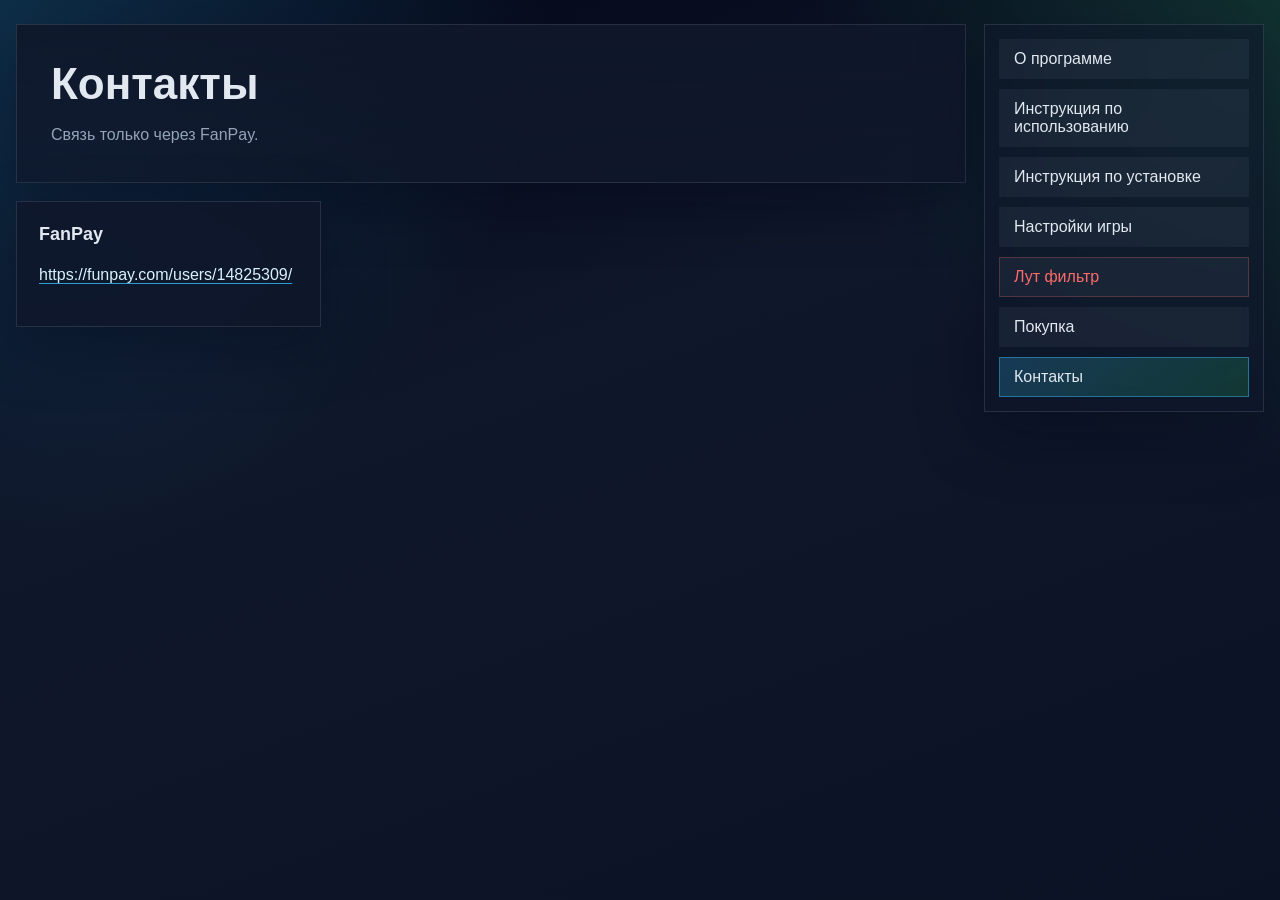
<file: contacts.html>
<!doctype html>
<html lang="ru">
<head>
  <meta charset="UTF-8" />
  <meta name="viewport" content="width=device-width, initial-scale=1.0" />
  <title>Контакты</title>
  <link rel="stylesheet" href="styles.css" />
</head>
<body>
  <div class="page">
    <div class="container shell">
      <main class="main">
        <section class="hero">
          <h2>Контакты</h2>
          <p>Связь только через FanPay.</p>
        </section>

        <section class="grid">
          <article class="card">
            <h3>FanPay</h3>
            <p>
              <a href="https://funpay.com/users/14825309/" target="_blank" rel="noopener noreferrer">
                https://funpay.com/users/14825309/
              </a>
            </p>
          </article>
        </section>
      </main>

      <aside class="sidebar">
        <nav class="nav">
          <a data-page href="index.html">О программе</a>
          <a data-page href="usage.html">Инструкция по использованию</a>
          <a data-page href="install.html">Инструкция по установке</a>
          <a data-page href="game-settings.html">Настройки игры</a>
          <a data-page href="loot-filter.html" class="nav-red">Лут фильтр</a>
          <a data-page href="purchase.html">Покупка</a>
          <a data-page href="contacts.html">Контакты</a>
        </nav>
      </aside>
    </div>
  </div>

  <script src="script.js"></script>
</body>
</html>
</file>
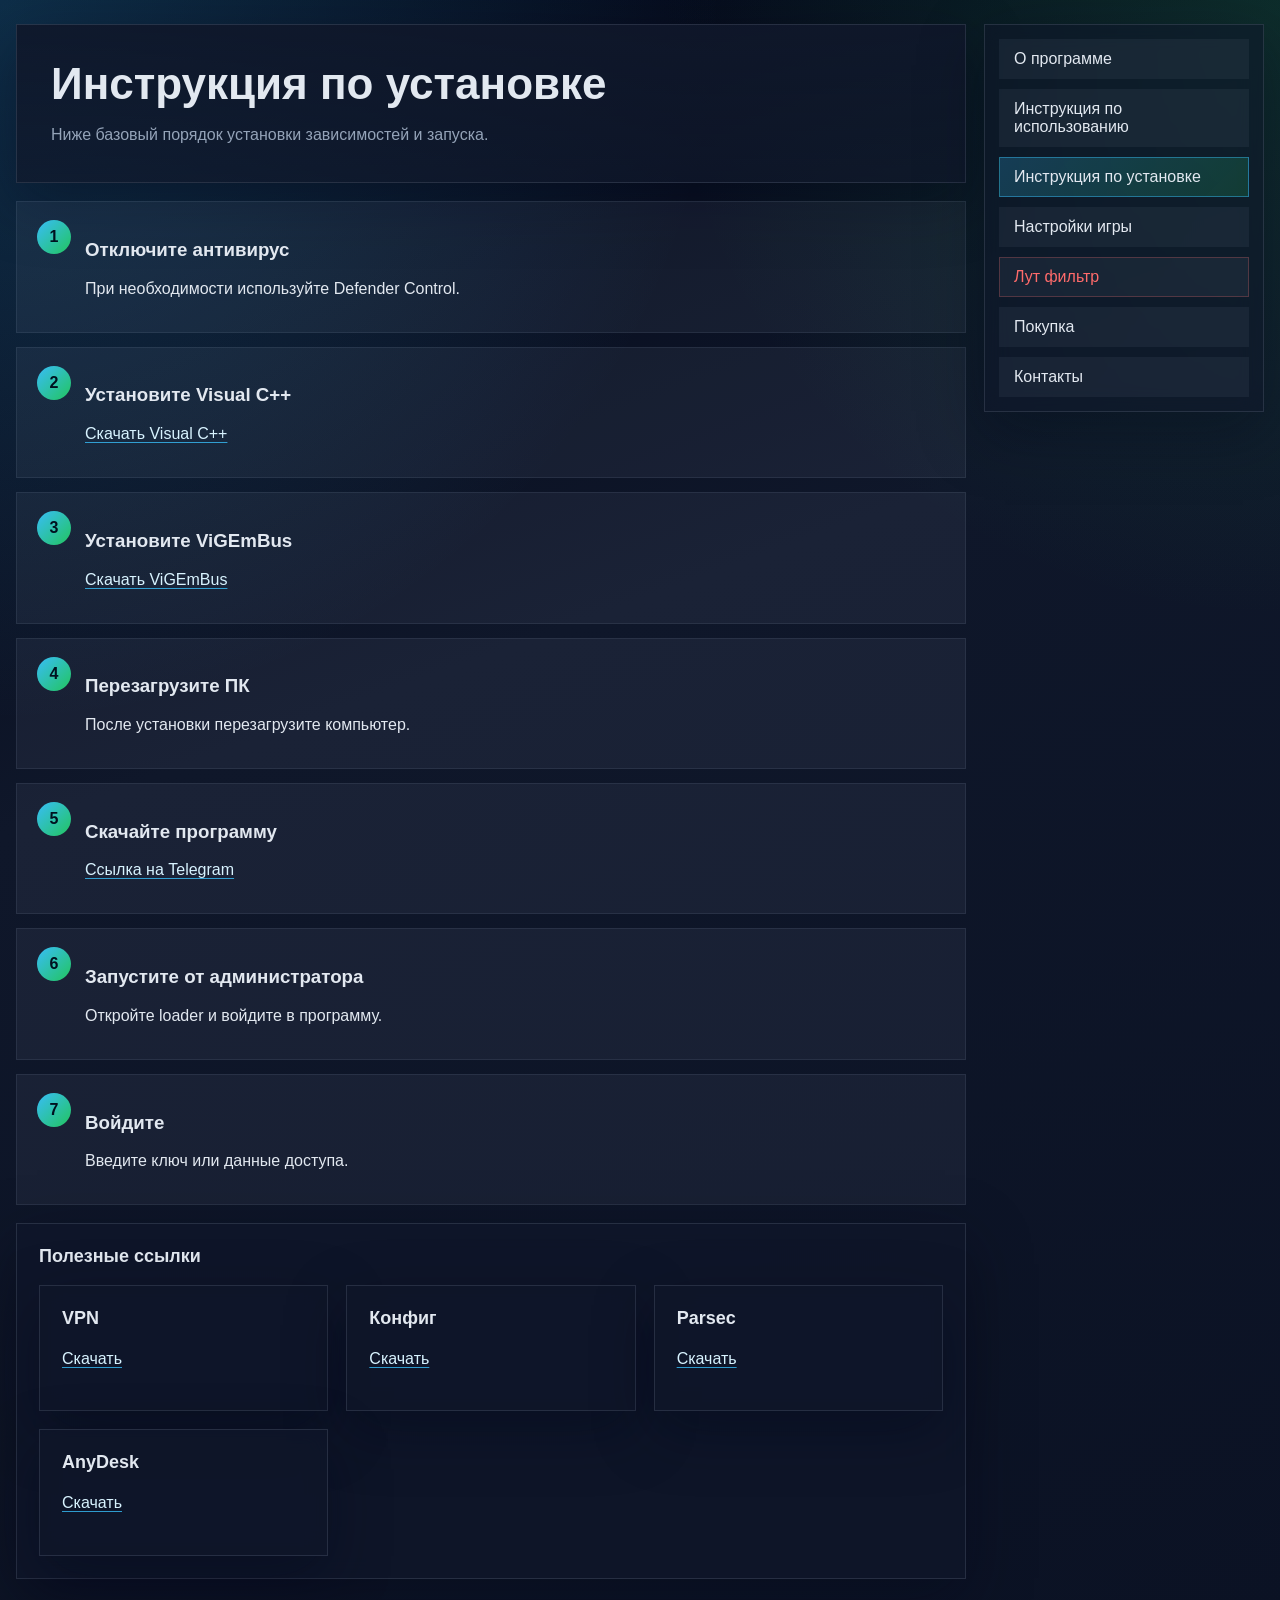
<file: install.html>
<!doctype html>
<html lang="ru">
<head>
  <meta charset="UTF-8" />
  <meta name="viewport" content="width=device-width, initial-scale=1.0" />
  <title>Инструкция по установке</title>
  <link rel="stylesheet" href="styles.css" />
</head>
<body>
  <div class="page">
    <div class="container shell">
      <main class="main">
        <section class="hero">
          <h2>Инструкция по установке</h2>
          <p>Ниже базовый порядок установки зависимостей и запуска.</p>
        </section>

        <section class="steps">
          <div class="step"><div class="badge">1</div><div><h3>Отключите антивирус</h3><p>При необходимости используйте Defender Control.</p></div></div>
          <div class="step"><div class="badge">2</div><div><h3>Установите Visual C++</h3><p><a href="https://aka.ms/vs/17/release/vc_redist.x64.exe" target="_blank" rel="noopener noreferrer">Скачать Visual C++</a></p></div></div>
          <div class="step"><div class="badge">3</div><div><h3>Установите ViGEmBus</h3><p><a href="https://lf-cloud.ru/uploads/ViGEmBus_1.22.0_x64_x86_arm64_2340.zip" target="_blank" rel="noopener noreferrer">Скачать ViGEmBus</a></p></div></div>
          <div class="step"><div class="badge">4</div><div><h3>Перезагрузите ПК</h3><p>После установки перезагрузите компьютер.</p></div></div>
          <div class="step"><div class="badge">5</div><div><h3>Скачайте программу</h3><p><a href="https://t.me/shadowsyncc" target="_blank" rel="noopener noreferrer">Ссылка на Telegram</a></p></div></div>
          <div class="step"><div class="badge">6</div><div><h3>Запустите от администратора</h3><p>Откройте loader и войдите в программу.</p></div></div>
          <div class="step"><div class="badge">7</div><div><h3>Войдите</h3><p>Введите ключ или данные доступа.</p></div></div>
        </section>

        <section class="card" style="margin-top: 18px;">
          <h3>Полезные ссылки</h3>
          <div class="triple-grid">
            <article class="card"><h3>VPN</h3><p><a href="https://files.catbox.moe/s2nse3.7z" target="_blank" rel="noopener noreferrer">Скачать</a></p></article>
            <article class="card"><h3>Конфиг</h3><p><a href="https://lf-cloud.ru/uploads/poe2_production_Config_2340.ini" target="_blank" rel="noopener noreferrer">Скачать</a></p></article>
            <article class="card"><h3>Parsec</h3><p><a href="https://files.catbox.moe/wl541c.zip" target="_blank" rel="noopener noreferrer">Скачать</a></p></article>
            <article class="card"><h3>AnyDesk</h3><p><a href="https://files.catbox.moe/j2bt9l.zip" target="_blank" rel="noopener noreferrer">Скачать</a></p></article>
          </div>
        </section>
      </main>

      <aside class="sidebar">
        <nav class="nav">
          <a data-page href="index.html">О программе</a>
          <a data-page href="usage.html">Инструкция по использованию</a>
          <a data-page href="install.html">Инструкция по установке</a>
          <a data-page href="game-settings.html">Настройки игры</a>
          <a data-page href="loot-filter.html" class="nav-red">Лут фильтр</a>
          <a data-page href="purchase.html">Покупка</a>
          <a data-page href="contacts.html">Контакты</a>
        </nav>
      </aside>
    </div>
  </div>

  <script src="script.js"></script>
</body>
</html>
</file>
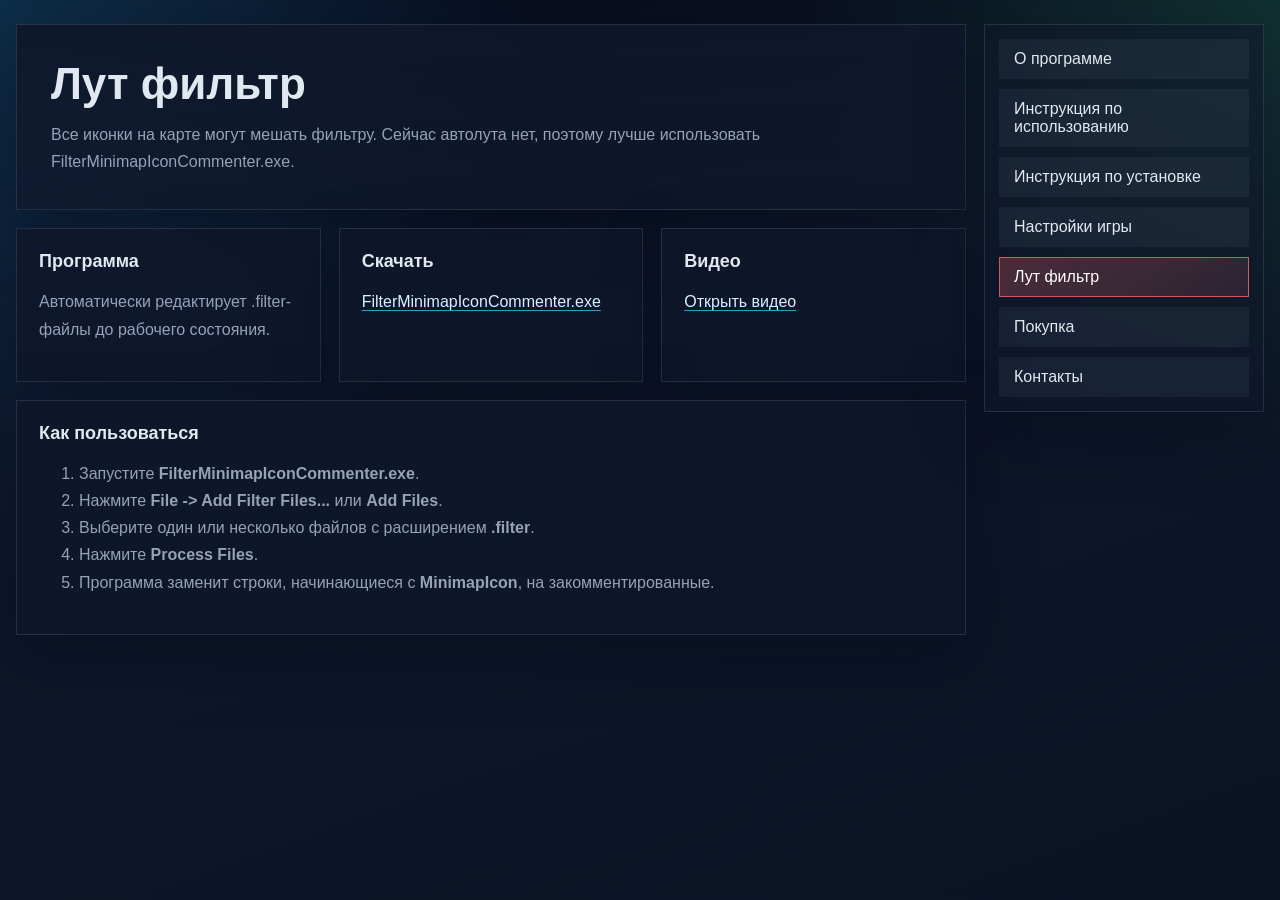
<file: loot-filter.html>
<!doctype html>
<html lang="ru">
<head>
  <meta charset="UTF-8" />
  <meta name="viewport" content="width=device-width, initial-scale=1.0" />
  <title>Лут фильтр</title>
  <link rel="stylesheet" href="styles.css" />
</head>
<body>
  <div class="page">
    <div class="container shell">
      <main class="main">
        <section class="hero">
          <h2>Лут фильтр</h2>
          <p>Все иконки на карте могут мешать фильтру. Сейчас автолута нет, поэтому лучше использовать FilterMinimapIconCommenter.exe.</p>
        </section>

        <section class="grid">
          <article class="card">
            <h3>Программа</h3>
            <p>Автоматически редактирует .filter-файлы до рабочего состояния.</p>
          </article>
          <article class="card">
            <h3>Скачать</h3>
            <p><a href="https://files.catbox.moe/1wvdf6.zip" target="_blank" rel="noopener noreferrer">FilterMinimapIconCommenter.exe</a></p>
          </article>
          <article class="card">
            <h3>Видео</h3>
            <p><a href="https://youtu.be/kVv6dQrsuRw" target="_blank" rel="noopener noreferrer">Открыть видео</a></p>
          </article>
        </section>

        <section class="card" style="margin-top: 18px;">
          <h3>Как пользоваться</h3>
          <ol>
            <li>Запустите <strong>FilterMinimapIconCommenter.exe</strong>.</li>
            <li>Нажмите <strong>File -> Add Filter Files...</strong> или <strong>Add Files</strong>.</li>
            <li>Выберите один или несколько файлов с расширением <strong>.filter</strong>.</li>
            <li>Нажмите <strong>Process Files</strong>.</li>
            <li>Программа заменит строки, начинающиеся с <strong>MinimapIcon</strong>, на закомментированные.</li>
          </ol>
        </section>
      </main>

      <aside class="sidebar">
        <nav class="nav">
          <a data-page href="index.html">О программе</a>
          <a data-page href="usage.html">Инструкция по использованию</a>
          <a data-page href="install.html">Инструкция по установке</a>
          <a data-page href="game-settings.html">Настройки игры</a>
          <a data-page href="loot-filter.html" class="nav-red">Лут фильтр</a>
          <a data-page href="purchase.html">Покупка</a>
          <a data-page href="contacts.html">Контакты</a>
        </nav>
      </aside>
    </div>
  </div>

  <script src="script.js"></script>
</body>
</html>
</file>
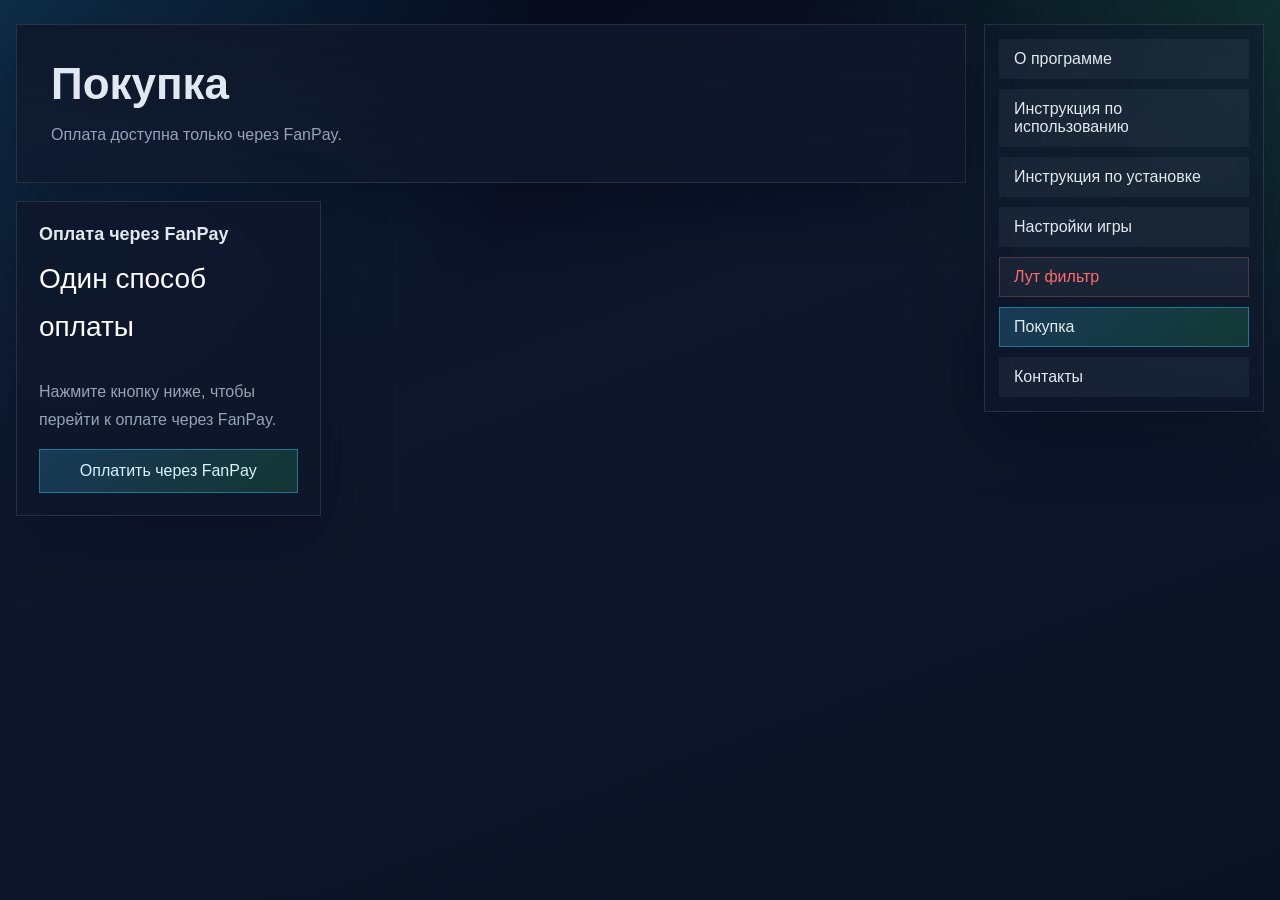
<file: purchase.html>
<!doctype html>
<html lang="ru">
<head>
  <meta charset="UTF-8" />
  <meta name="viewport" content="width=device-width, initial-scale=1.0" />
  <title>Покупка</title>
  <link rel="stylesheet" href="styles.css" />
</head>
<body>
  <div class="page">
    <div class="container shell">
      <main class="main">
        <section class="hero">
          <h2>Покупка</h2>
          <p>Оплата доступна только через FanPay.</p>
        </section>

        <section class="grid">
          <article class="card">
            <h3>Оплата через FanPay</h3>
            <p style="font-size: 28px; margin-top: 8px; color: #fff;">Один способ оплаты</p>
            <p>Нажмите кнопку ниже, чтобы перейти к оплате через FanPay.</p>
            <a class="buy-button" href="https://funpay.com/lots/offer?id=44137116" target="_blank" rel="noopener noreferrer" style="display: inline-flex; align-items: center; justify-content: center; text-decoration: none;">
              Оплатить через FanPay
            </a>
          </article>
        </section>
      </main>

      <aside class="sidebar">
        <nav class="nav">
          <a data-page href="index.html">О программе</a>
          <a data-page href="usage.html">Инструкция по использованию</a>
          <a data-page href="install.html">Инструкция по установке</a>
          <a data-page href="game-settings.html">Настройки игры</a>
          <a data-page href="loot-filter.html" class="nav-red">Лут фильтр</a>
          <a data-page href="purchase.html">Покупка</a>
          <a data-page href="contacts.html">Контакты</a>
        </nav>
      </aside>
    </div>
  </div>

  <script src="script.js"></script>
</body>
</html>
</file>
<file: styles.css>
/* Base layout */
:root {
  --bg: #0f172a;
  --bg-soft: #111c36;
  --card: rgba(15, 23, 42, 0.82);
  --card-border: rgba(148, 163, 184, 0.18);
  --text: #e2e8f0;
  --muted: #94a3b8;
  --accent: #38bdf8;
  --accent-2: #22c55e;
  --shadow: 0 20px 60px rgba(2, 6, 23, 0.35);
}

* {
  box-sizing: border-box;
}

html,
body {
  margin: 0;
  min-height: 100%;
}

body {
  font-family: Arial, Helvetica, sans-serif;
  color: var(--text);
  background:
    radial-gradient(circle at top left, rgba(56, 189, 248, 0.22), transparent 35%),
    radial-gradient(circle at top right, rgba(34, 197, 94, 0.16), transparent 30%),
    linear-gradient(160deg, #020617 0%, var(--bg) 40%, #0b1224 100%);
}

.page {
  min-height: 100vh;
  display: flex;
  flex-direction: column;
}

.container {
  width: min(1600px, calc(100% - 32px));
  margin: 0 auto;
}

.header {
  padding: 24px 0 12px;
}

.brand {
  display: flex;
  align-items: flex-start;
  padding: 18px 22px;
  background: rgba(15, 23, 42, 0.55);
  border: 1px solid var(--card-border);
  box-shadow: var(--shadow);
  backdrop-filter: blur(12px);
}

.brand h1 {
  margin: 0;
  font-size: 22px;
  letter-spacing: 0.02em;
}

.brand p {
  margin: 6px 0 0;
  color: var(--muted);
  font-size: 14px;
}

.shell {
  display: grid;
  grid-template-columns: minmax(0, 1fr) 280px;
  gap: 18px;
  align-items: start;
  padding-bottom: 40px;
  padding-top: 24px;
}

.nav {
  display: flex;
  flex-wrap: wrap;
  gap: 10px;
}

.sidebar {
  position: sticky;
  top: 24px;
}

.sidebar .nav {
  flex-direction: column;
  flex-wrap: nowrap;
  align-items: stretch;
  background: rgba(15, 23, 42, 0.55);
  border: 1px solid var(--card-border);
  padding: 14px;
  box-shadow: var(--shadow);
  backdrop-filter: blur(12px);
}

.nav a {
  text-decoration: none;
  color: var(--text);
  padding: 10px 14px;
  border: 1px solid transparent;
  background: rgba(148, 163, 184, 0.08);
  transition: 0.2s ease;
}

.nav a:hover {
  border-color: rgba(56, 189, 248, 0.5);
  background: rgba(56, 189, 248, 0.12);
}

.nav a.active {
  background: linear-gradient(135deg, rgba(56, 189, 248, 0.22), rgba(34, 197, 94, 0.18));
  border-color: rgba(56, 189, 248, 0.45);
}

.nav a.nav-red {
  color: #ff6b6b;
  border-color: rgba(255, 107, 107, 0.25);
}

.nav a.nav-red:hover {
  background: rgba(255, 107, 107, 0.12);
  border-color: rgba(255, 107, 107, 0.55);
}

.nav a.nav-red.active {
  color: #fff;
  background: linear-gradient(135deg, rgba(255, 107, 107, 0.25), rgba(255, 107, 107, 0.12));
  border-color: rgba(255, 107, 107, 0.75);
}

.main {
  flex: 1;
  padding: 0px;
}

.hero {
  padding: 34px;
  background: linear-gradient(180deg, rgba(15, 23, 42, 0.92), rgba(15, 23, 42, 0.72));
  border: 1px solid var(--card-border);
  box-shadow: var(--shadow);
}

.hero h2 {
  margin: 0 0 12px;
  font-size: clamp(28px, 4vw, 44px);
}

.hero p {
  margin: 0;
  max-width: 760px;
  color: var(--muted);
  font-size: 16px;
  line-height: 1.7;
}

.grid {
  display: grid;
  grid-template-columns: repeat(3, minmax(0, 1fr));
  gap: 18px;
  margin-top: 18px;
}

.triple-grid {
  display: grid;
  grid-template-columns: repeat(3, minmax(0, 1fr));
  gap: 18px;
  margin-top: 18px;
}

.two-grid {
  display: grid;
  grid-template-columns: repeat(2, minmax(0, 1fr));
  gap: 18px;
  margin-top: 18px;
}

.two-grid .card {
  display: flex;
  flex-direction: column;
}

.card {
  padding: 22px;
  background: var(--card);
  border: 1px solid var(--card-border);
  box-shadow: var(--shadow);
  backdrop-filter: blur(12px);
}

.card h3 {
  margin: 0 0 10px;
  font-size: 18px;
}

.card p,
.card li {
  color: var(--muted);
  line-height: 1.7;
}

.card img {
  width: 100%;
  height: auto;
  display: block;
}

.preview-card {
  display: flex;
  flex-direction: column;
  gap: 14px;
  cursor: pointer;
  text-decoration: none;
  color: inherit;
  transition: transform 0.2s ease, border-color 0.2s ease, background 0.2s ease;
}

.preview-card .thumb {
  width: 100%;
  aspect-ratio: 16 / 9;
  object-fit: cover;
  border: 1px solid rgba(148, 163, 184, 0.18);
  box-shadow: 0 12px 30px rgba(2, 6, 23, 0.25);
}

.preview-card .meta {
  display: flex;
  flex-direction: column;
  gap: 8px;
}

.preview-card:hover {
  transform: translateY(-2px);
  border-color: rgba(56, 189, 248, 0.45);
}

.preview-card:focus-visible {
  outline: 2px solid var(--accent);
  outline-offset: 3px;
}

.buy-button {
  width: 100%;
  margin-top: auto;
  padding: 12px 16px;
  border: 1px solid rgba(56, 189, 248, 0.45);
  border-radius: 0;
  background: linear-gradient(135deg, rgba(56, 189, 248, 0.22), rgba(34, 197, 94, 0.18));
  color: var(--text);
  cursor: pointer;
  font: inherit;
  transition: transform 0.2s ease, background 0.2s ease, border-color 0.2s ease;
}

.buy-button:hover {
  transform: translateY(-1px);
  border-color: rgba(56, 189, 248, 0.7);
  background: linear-gradient(135deg, rgba(56, 189, 248, 0.3), rgba(34, 197, 94, 0.24));
}

.modal-backdrop {
  position: fixed;
  inset: 0;
  display: none;
  align-items: center;
  justify-content: center;
  padding: 20px;
  background: rgba(2, 6, 23, 0.72);
  backdrop-filter: blur(8px);
  z-index: 1000;
}

.modal-backdrop.open {
  display: flex;
}

.modal {
  position: relative;
  width: min(860px, 100%);
  padding: 24px;
  background: linear-gradient(180deg, rgba(15, 23, 42, 0.98), rgba(15, 23, 42, 0.92));
  border: 1px solid rgba(148, 163, 184, 0.22);
  box-shadow: var(--shadow);
}

.modal h3 {
  margin-top: 0;
}

.modal-close {
  position: absolute;
  top: 14px;
  right: 14px;
  width: 38px;
  height: 38px;
  border: 0;
  border-radius: 50%;
  background: rgba(148, 163, 184, 0.12);
  color: var(--text);
  font-size: 22px;
  cursor: pointer;
}

.payment-link {
  text-decoration: none;
  color: inherit;
}

.payment-link:hover {
  border-color: rgba(56, 189, 248, 0.45);
}

.card ul {
  margin: 0;
  padding-left: 18px;
}

.steps {
  display: grid;
  gap: 14px;
  margin-top: 18px;
}

.step {
  display: flex;
  gap: 14px;
  align-items: flex-start;
  padding: 18px 20px;
  background: rgba(148, 163, 184, 0.08);
  border: 1px solid rgba(148, 163, 184, 0.12);
}

.badge {
  flex: 0 0 auto;
  display: inline-flex;
  align-items: center;
  justify-content: center;
  width: 34px;
  height: 34px;
  border-radius: 50%;
  background: linear-gradient(135deg, var(--accent), var(--accent-2));
  color: #00111f;
  font-weight: 700;
}

.footer {
  padding: 0 0 24px;
  color: var(--muted);
  text-align: center;
  font-size: 14px;
}

.note {
    margin-top: 18px;
    padding: 25px 16px;
    border-left: 4px solid #ff0a28;
    background: rgb(255 10 10 / 27%);
    color: #ffffff;
}

.main a {
  color: #d8f3ff;
  text-decoration: underline;
  text-decoration-color: rgba(56, 189, 248, 0.8);
  text-underline-offset: 3px;
}

.main a:hover {
  color: var(--accent);
}

.usage-page img {
  width: 285px;
  max-width: 100%;
  height: auto;
}

@media (max-width: 860px) {
  .brand {
    flex-direction: column;
  }

  .shell {
    grid-template-columns: 1fr;
  }

  .sidebar {
    position: static;
  }

  .grid {
    grid-template-columns: 1fr;
  }

  .triple-grid {
    grid-template-columns: 1fr;
  }

  .two-grid {
    grid-template-columns: 1fr;
  }
}
</file>
